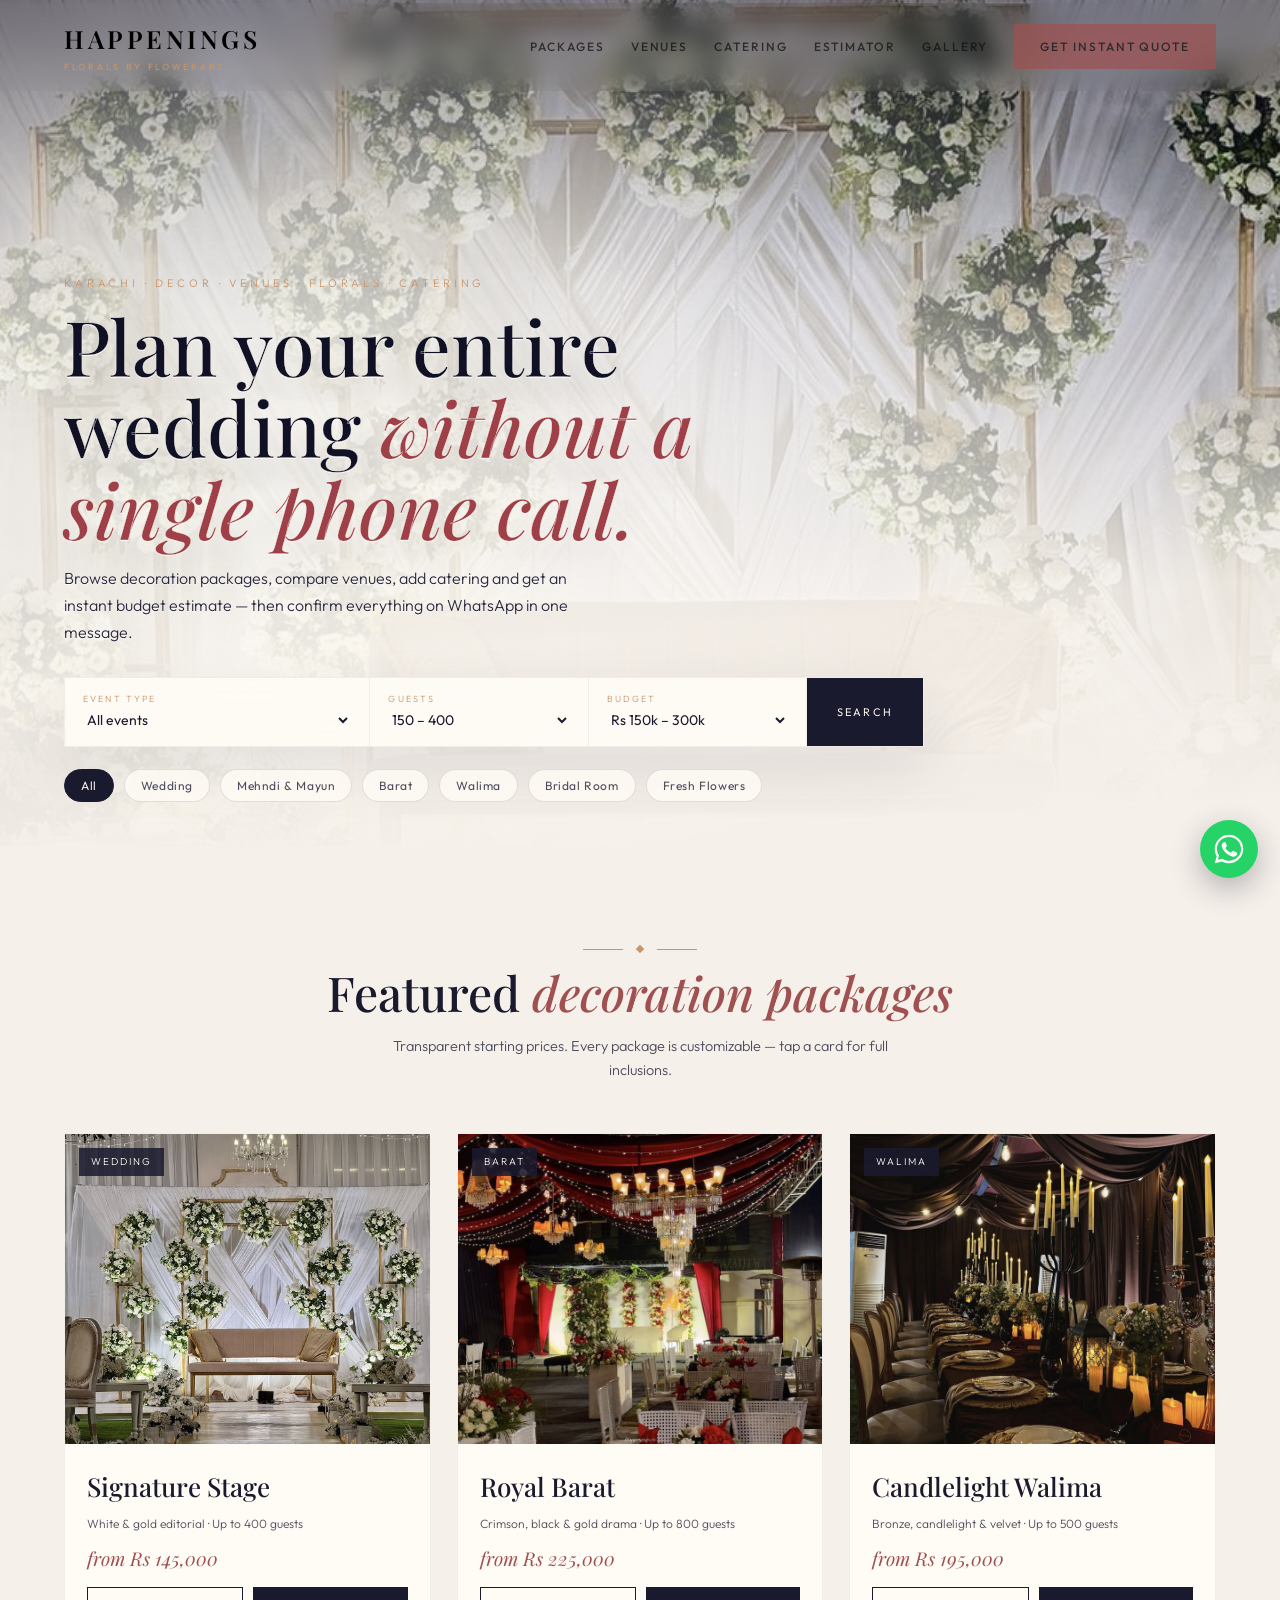
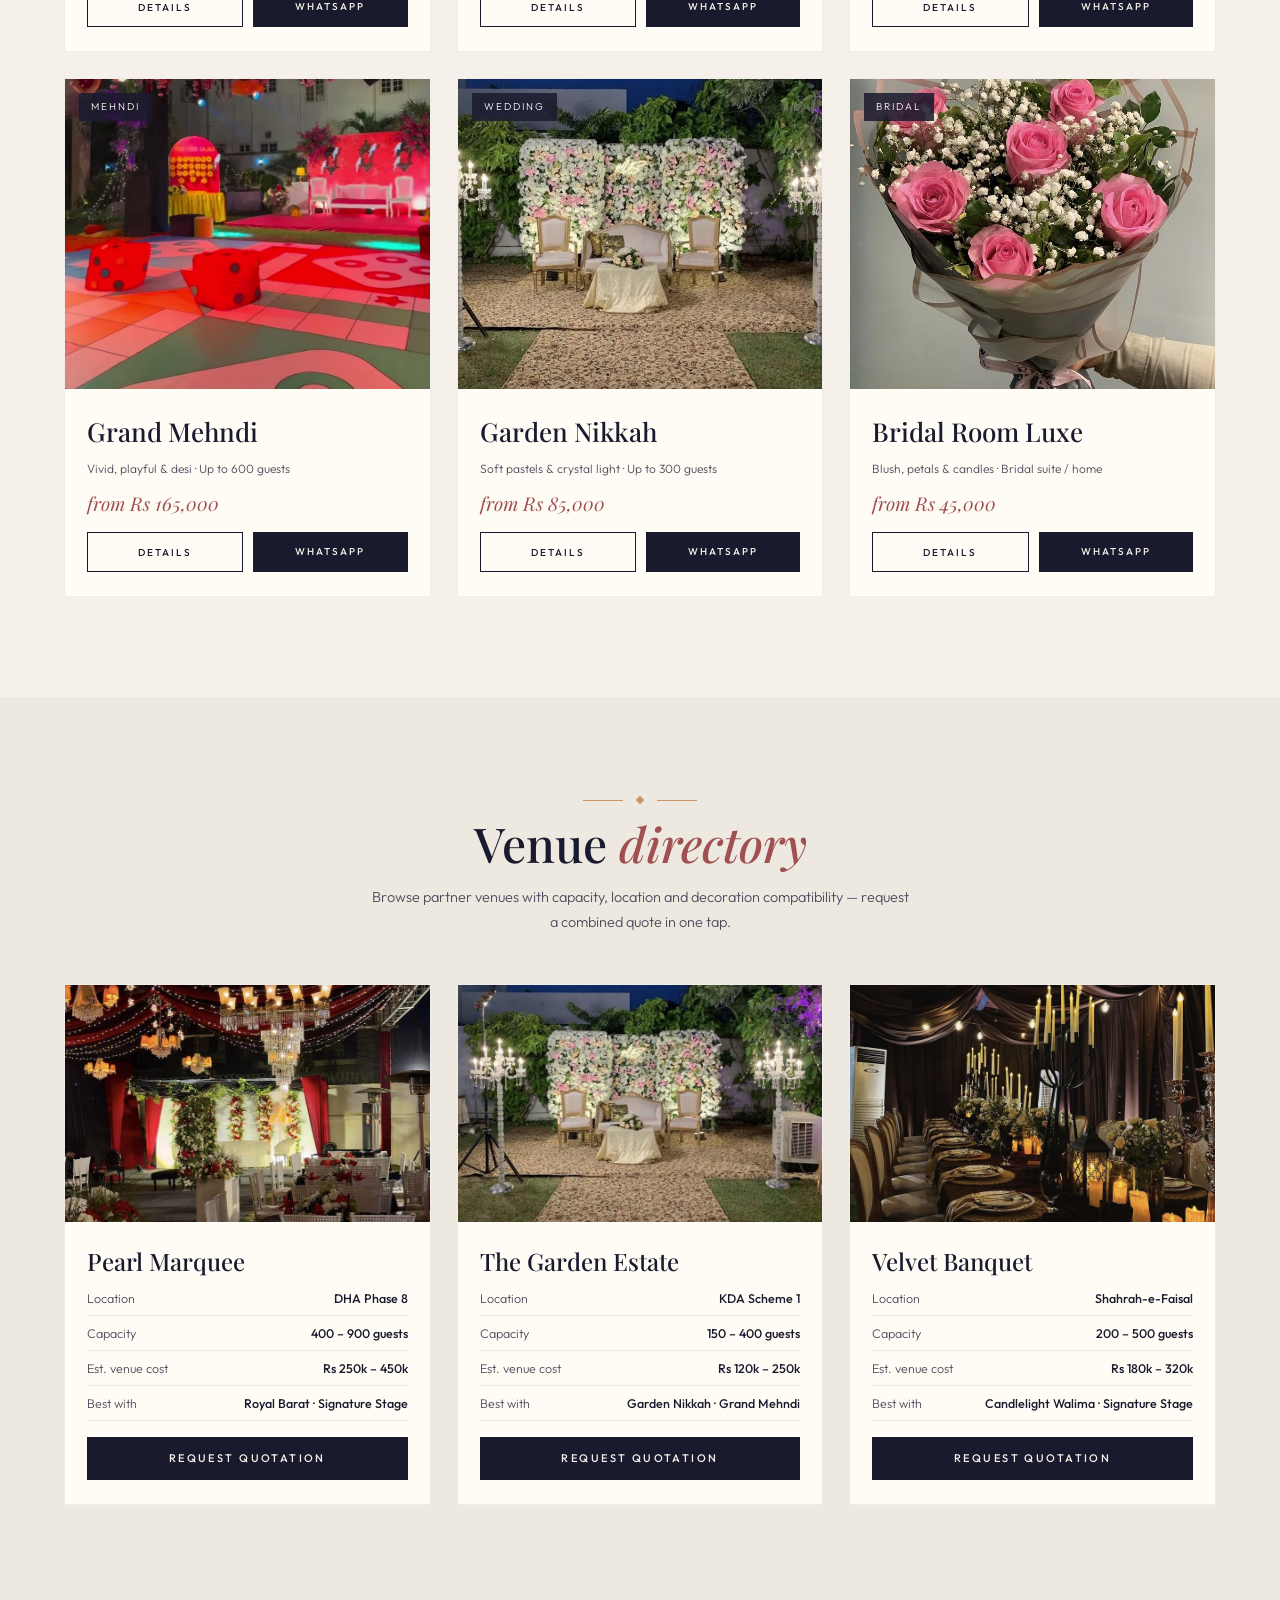
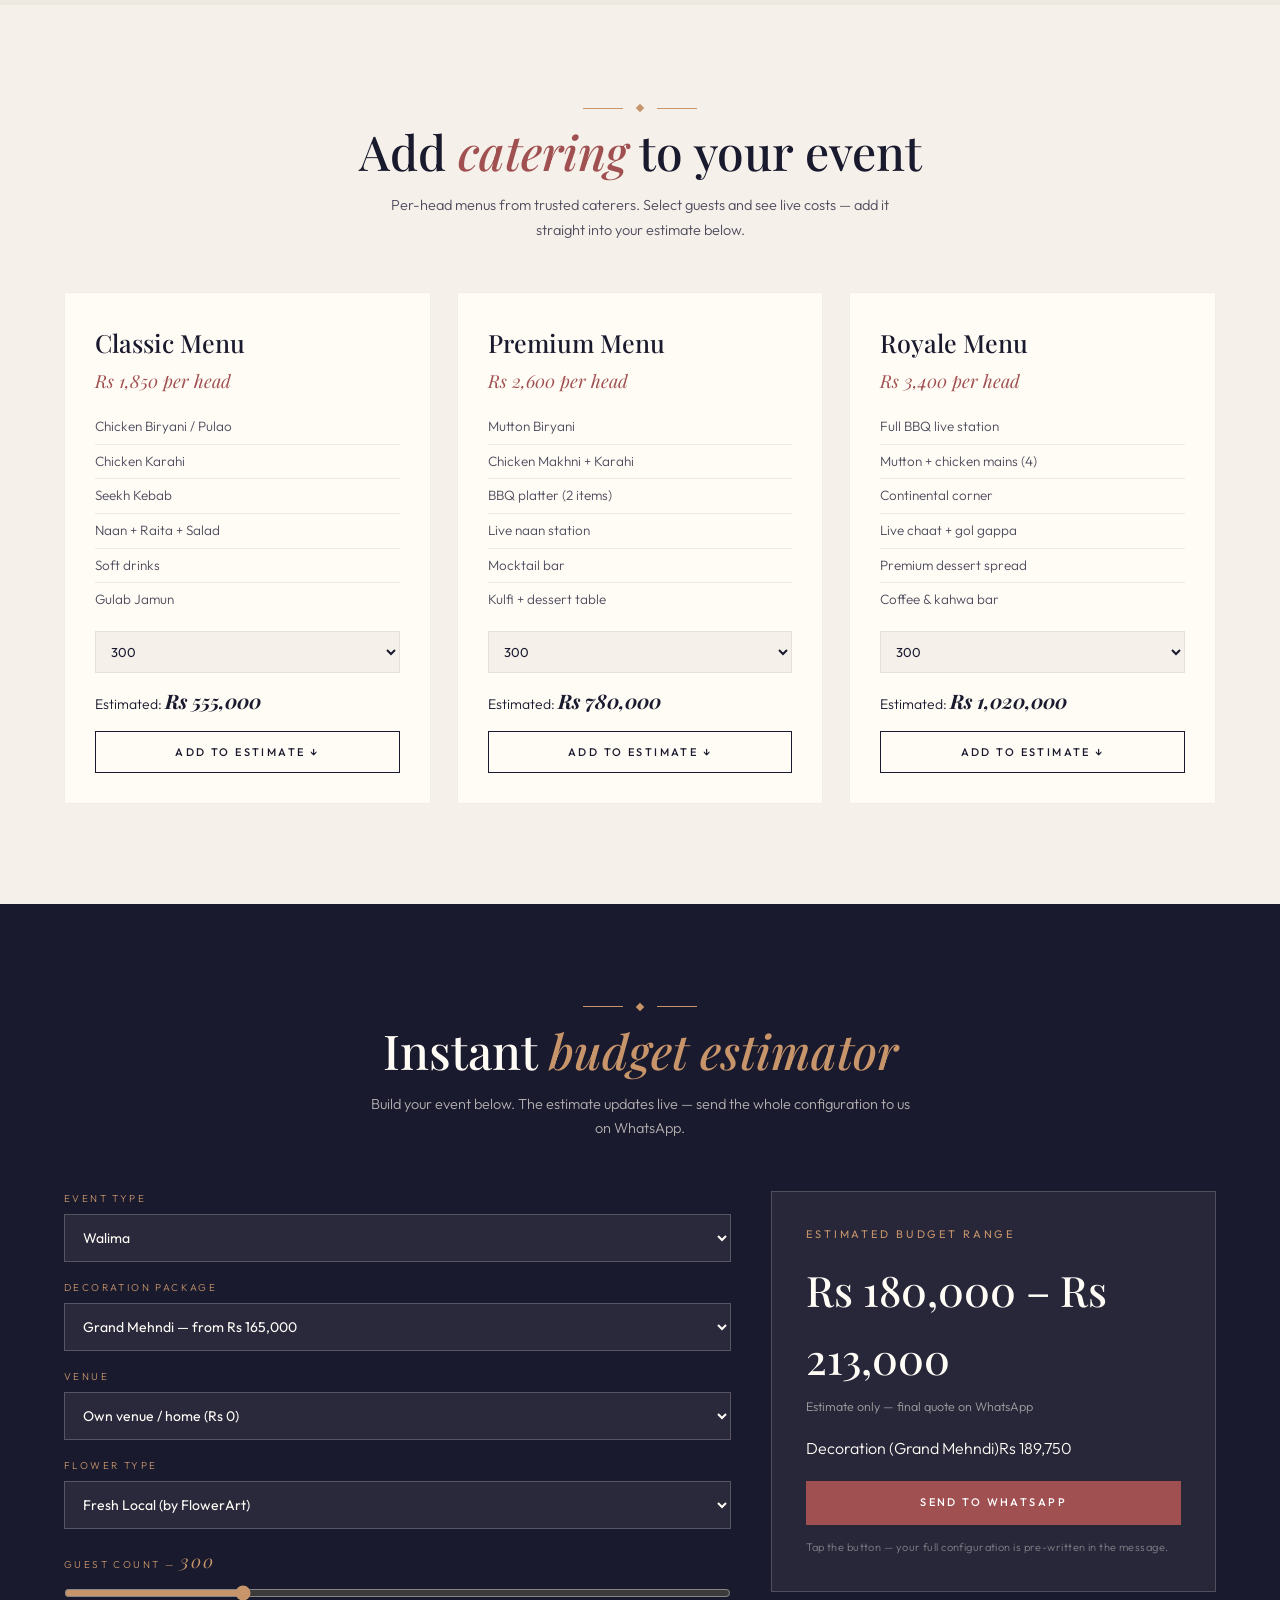
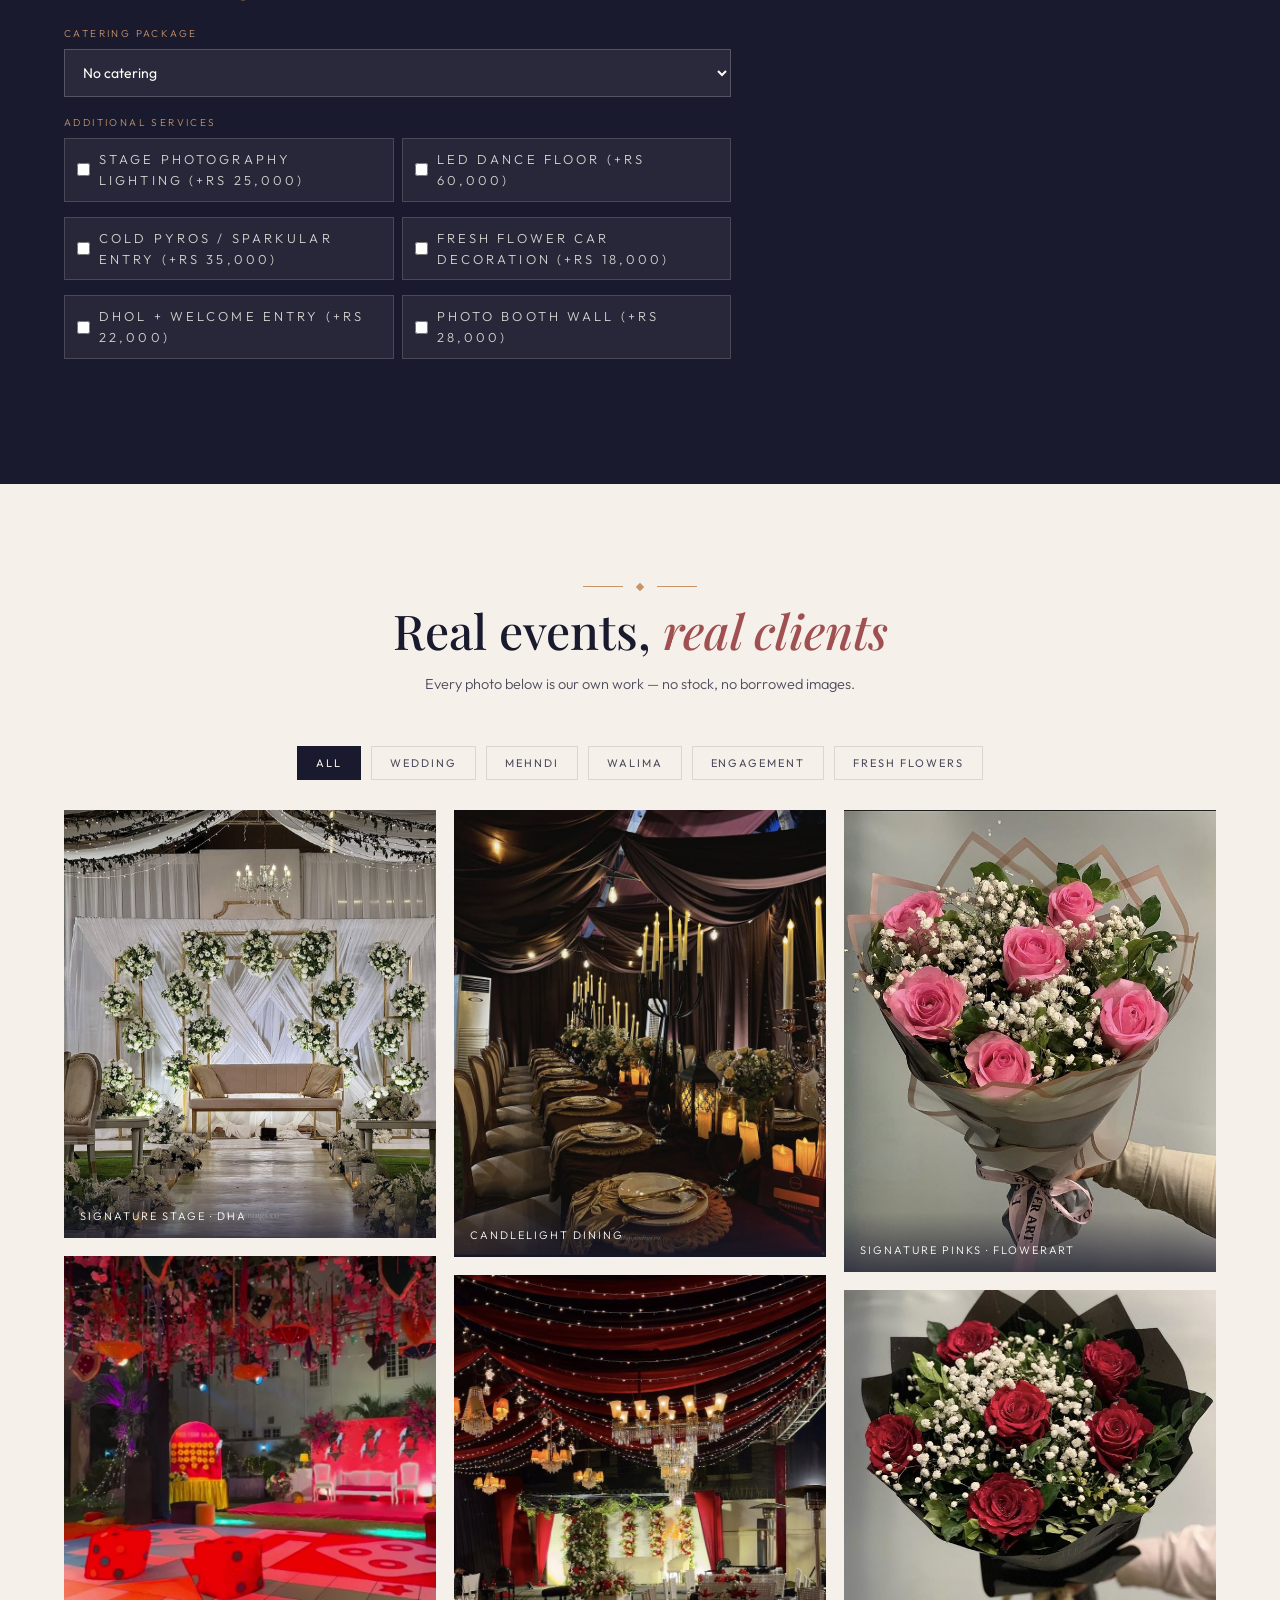
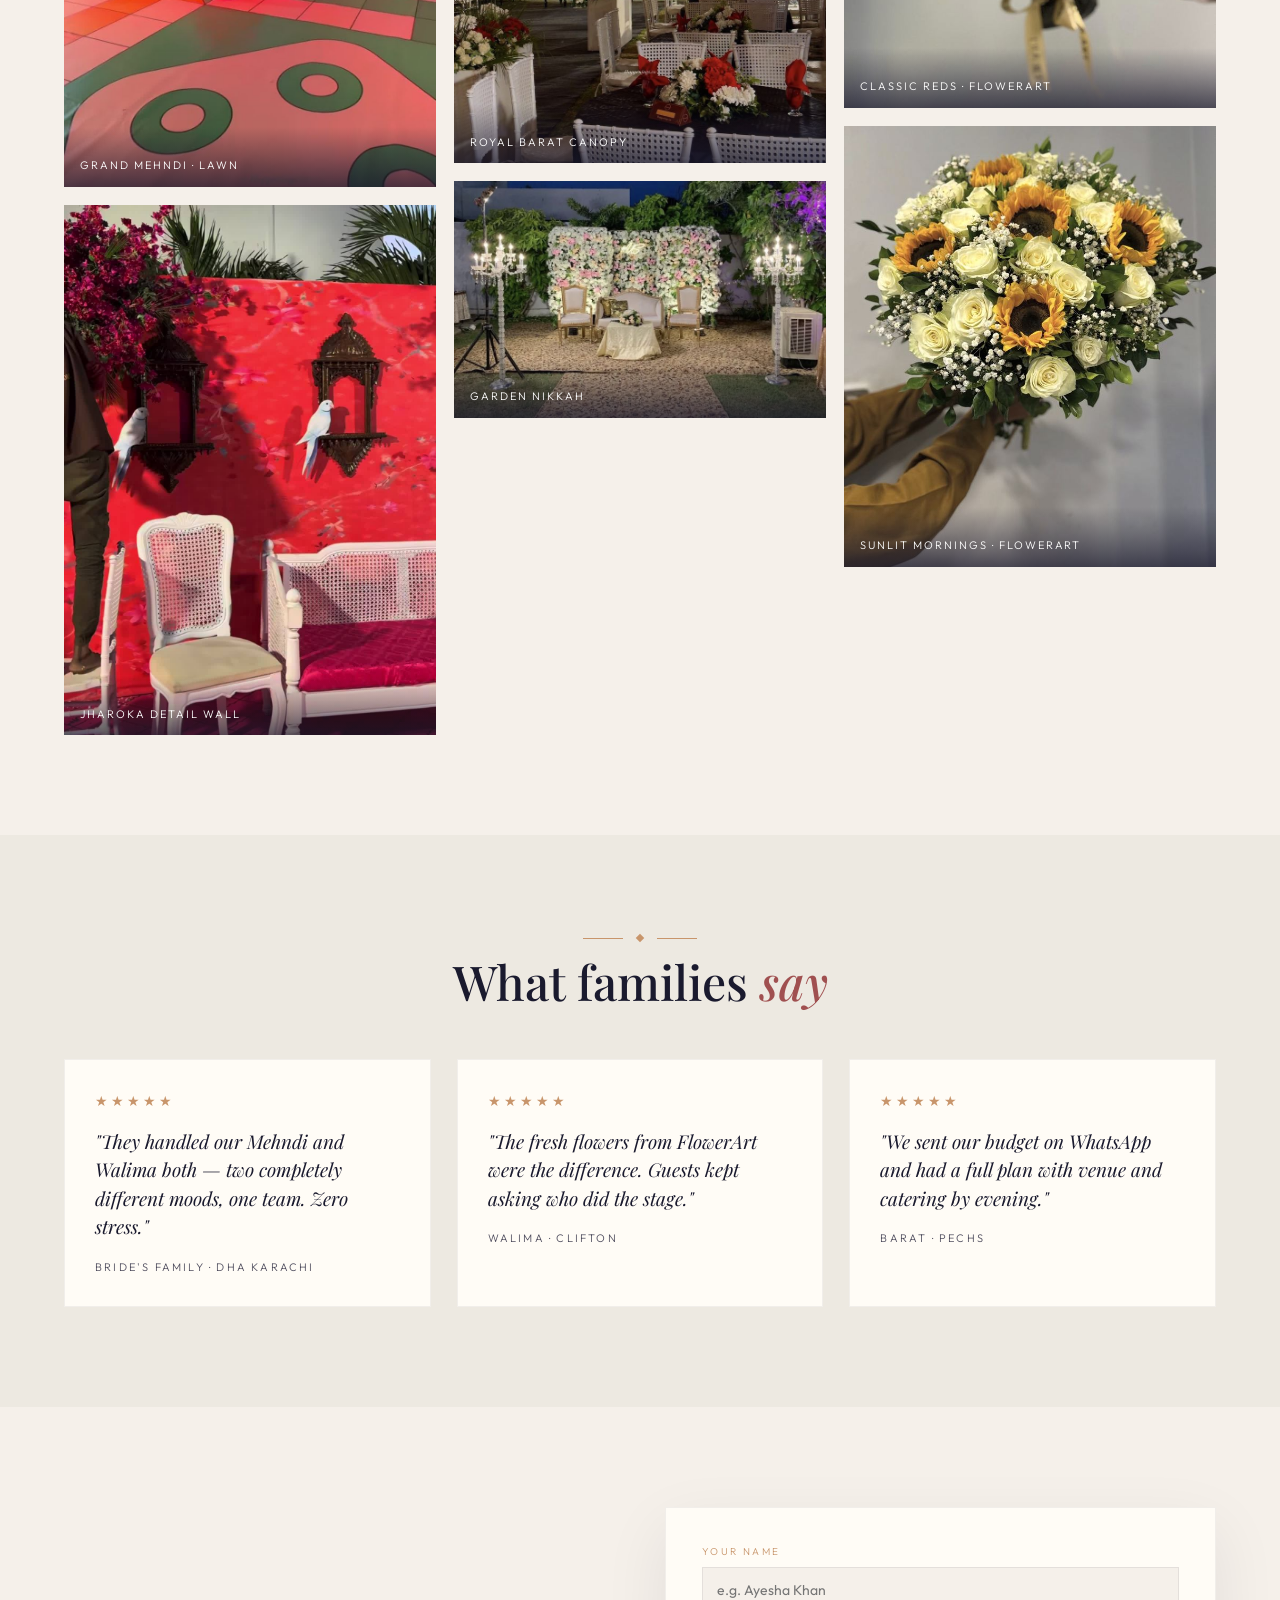
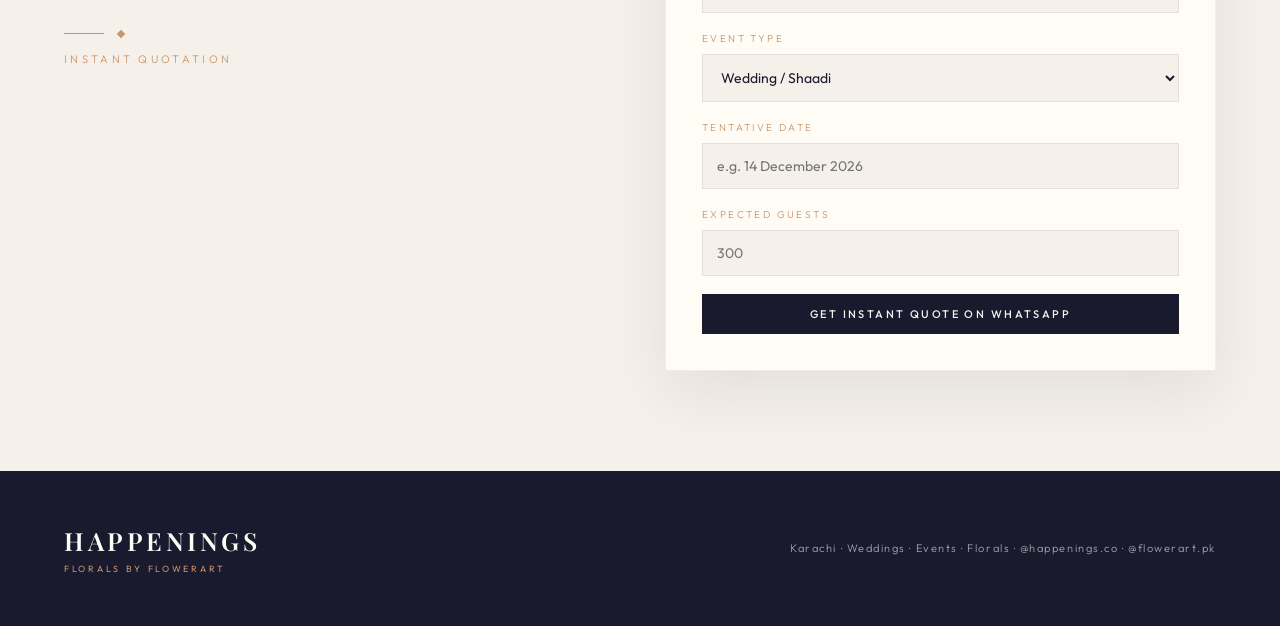
<file: public/index.html>
<!DOCTYPE html>
<html lang="en">
<head>
<meta charset="UTF-8">
<meta name="viewport" content="width=device-width, initial-scale=1.0">
<meta name="description" content="Happenings — Karachi wedding decoration, venues, catering & event planning. Browse packages, get instant estimates on WhatsApp.">
<title>Happenings — Wedding Decor, Venues & Catering · Karachi</title>
<link rel="preconnect" href="https://fonts.googleapis.com">
<link rel="preconnect" href="https://fonts.gstatic.com" crossorigin>
<link href="https://fonts.googleapis.com/css2?family=Playfair+Display:ital,wght@0,400;0,500;0,600;0,700;1,400;1,500&family=Outfit:wght@300;400;500;600&display=swap" rel="stylesheet">
<style>
*{margin:0;padding:0;box-sizing:border-box}
html{scroll-behavior:smooth}
body{background:#F5F0EA;color:#1A1A2E;font-family:'Outfit',sans-serif;font-weight:300;line-height:1.6;overflow-x:hidden}
img{display:block;width:100%;height:100%;object-fit:cover}
::selection{background:#A05050;color:#fff}
a:focus-visible,button:focus-visible,select:focus-visible,input:focus-visible{outline:2px solid #A05050;outline-offset:2px}

/* Progress bar */
#progress{position:fixed;top:0;left:0;height:3px;background:linear-gradient(90deg,#C8956B,#A05050);z-index:999;width:0;pointer-events:none;transition:width .15s linear}

/* NAV */
nav{position:fixed;top:3px;left:0;right:0;z-index:60;display:flex;align-items:center;justify-content:space-between;padding:16px 5vw;background:rgba(245,240,234,0);backdrop-filter:blur(12px);border-bottom:1px solid transparent;transition:.4s}
nav.scrolled{background:rgba(245,240,234,.97);border-color:rgba(26,26,46,.08);box-shadow:0 2px 20px rgba(26,26,46,.06)}
.wm{font-family:'Playfair Display',serif;font-size:25px;letter-spacing:.14em;text-transform:uppercase;font-weight:600;color:#000}
.wm span{display:block;font-size:9px;letter-spacing:.3em;color:#C8956B;font-family:'Outfit';font-weight:400;margin-top:1px}
.nlinks{display:flex;gap:26px;align-items:center}
.nlinks a{color:#0f0c0c;text-decoration:none;font-size:12px;letter-spacing:.16em;text-transform:uppercase;opacity:.7;transition:.3s;font-weight:500}
.nlinks a:hover{opacity:1}
.btn{display:inline-block;border:none;text-decoration:none;font-size:11px;letter-spacing:.22em;text-transform:uppercase;padding:13px 26px;transition:.3s;font-weight:500;cursor:pointer;font-family:'Outfit',sans-serif}
.btn-rose{background:#A05050;color:#fff}
.btn-rose:hover{background:#1A1A2E}
.btn-dark{background:#1A1A2E;color:#F5F0EA}
.btn-dark:hover{background:#A05050}
.btn-line{background:transparent;border:1px solid #1A1A2E;color:#1A1A2E}
.btn-line:hover{background:#1A1A2E;color:#F5F0EA}

/* HERO */
header{min-height:94vh;display:flex;align-items:flex-end;position:relative;overflow:hidden;isolation:isolate}
.hero-bg{position:absolute;inset:-15%;z-index:0;will-change:transform}
.hero-veil{position:absolute;inset:0;z-index:1;background:radial-gradient(ellipse at 22% 48%,rgba(255,252,246,.88) 0%,rgba(255,252,246,.66) 31%,rgba(255,252,246,.2) 58%,rgba(255,252,246,0) 78%),linear-gradient(175deg,rgba(26,26,46,.52) 0%,rgba(26,26,46,.16) 34%,rgba(245,240,234,.9) 72%,#F5F0EA 95%)}
.petal-canvas{position:fixed;inset:0;z-index:55;width:100vw;height:100vh;pointer-events:none;opacity:.72}
.hero-inner{width:100%;padding:160px 5vw 44px;position:relative;z-index:3}
h1{font-family:'Playfair Display',serif;font-weight:500;font-size:clamp(40px,6vw,78px);line-height:1.06;max-width:15ch;color:#111126;-webkit-text-stroke:.45px rgba(255,252,246,.78);text-shadow:0 1px 0 rgba(255,252,246,.92),0 4px 18px rgba(255,252,246,.76),0 16px 42px rgba(26,26,46,.28)}
h1 em{font-style:italic;color:#9F4048;-webkit-text-stroke:.35px rgba(255,252,246,.8);text-shadow:0 1px 0 rgba(255,252,246,.85),0 5px 18px rgba(255,252,246,.75),0 14px 36px rgba(26,26,46,.18)}
.hero-sub{max-width:50ch;margin-top:16px;font-size:16px;color:#29283f;line-height:1.7;text-shadow:0 1px 0 rgba(255,252,246,.8),0 8px 24px rgba(255,252,246,.65)}
@keyframes heroIn{from{opacity:0;transform:translateY(40px)}to{opacity:1;transform:none}}
.hero-anim{opacity:0;animation:heroIn 1s ease forwards}

/* SEARCH */
.search{margin-top:30px;background:rgba(255,252,246,.88);backdrop-filter:blur(14px);border:1px solid rgba(26,26,46,.06);box-shadow:0 22px 60px rgba(26,26,46,.09);display:grid;grid-template-columns:1.4fr 1fr 1fr auto;max-width:860px}
.search > div{padding:14px 18px;border-right:1px solid rgba(26,26,46,.06);display:flex;flex-direction:column;gap:2px}
.search label{font-size:9px;letter-spacing:.24em;text-transform:uppercase;color:#C8956B}
.search select{border:none;background:transparent;font-family:'Outfit';font-size:14px;color:#1A1A2E;padding:2px 0}
.search button{border:none;background:#1A1A2E;color:#F5F0EA;padding:0 30px;font-size:11px;letter-spacing:.2em;text-transform:uppercase;cursor:pointer;transition:.3s;font-family:'Outfit'}
.search button:hover{background:#A05050}

/* CHIPS */
.chips{display:flex;gap:10px;flex-wrap:wrap;margin-top:22px}
.chip{border:1px solid rgba(26,26,46,.12);background:rgba(255,252,246,.8);padding:8px 16px;font-size:12px;letter-spacing:.05em;border-radius:30px;cursor:pointer;transition:.25s;color:#4D4B5C;font-family:'Outfit'}
.chip.on{background:#1A1A2E;color:#F5F0EA;border-color:#1A1A2E}

/* SECTION */
section{padding:100px 5vw}
.diamond{display:flex;align-items:center;justify-content:center;gap:14px;margin-bottom:14px}
.diamond .l{width:40px;height:1px;background:#C8956B}
.diamond .d{width:6px;height:6px;background:#C8956B;transform:rotate(45deg)}
.sec-title{text-align:center;margin-bottom:50px}
h2{font-family:'Playfair Display',serif;font-weight:500;font-size:clamp(30px,4vw,48px);line-height:1.12}
h2 em{font-style:italic;color:#A05050}
.sec-sub{max-width:54ch;margin:14px auto 0;font-size:14.5px;color:#4D4B5C;line-height:1.7}

/* GRID */
.g3{display:grid;grid-template-columns:repeat(3,1fr);gap:26px}

/* PACKAGE CARD */
.pcard{background:#FFFCF6;border:1px solid rgba(26,26,46,.06);display:flex;flex-direction:column;transition:transform .35s,box-shadow .35s}
.pcard:hover{transform:translateY(-6px);box-shadow:0 22px 60px rgba(26,26,46,.12)}
.pcard .ph{aspect-ratio:4/3.4;overflow:hidden;position:relative}
.pcard .ph img{transition:transform .7s}
.pcard:hover .ph img{transform:scale(1.05)}
.ptag{position:absolute;top:14px;left:14px;background:rgba(26,26,46,.85);color:#FFFCF6;font-size:10px;letter-spacing:.2em;text-transform:uppercase;padding:6px 12px}
.pcard .tx{padding:22px 22px 24px;display:flex;flex-direction:column;flex:1}
.pcard h3{font-family:'Playfair Display',serif;font-size:26px;font-weight:500}
.pcard .meta{font-size:12px;color:#4D4B5C;margin:6px 0 10px}
.pcard .price{font-family:'Playfair Display',serif;font-style:italic;font-size:19px;color:#A05050;margin-bottom:14px}
.pcard .btns{margin-top:auto;display:flex;gap:10px}
.pcard .btns>*{flex:1;text-align:center;padding:12px 8px;font-size:10px;letter-spacing:.2em}

/* VENUE */
.alt-bg{background:#EDE9E1}
.vcard{background:#FFFCF6;border:1px solid rgba(26,26,46,.06);transition:transform .35s,box-shadow .35s}
.vcard:hover{transform:translateY(-6px);box-shadow:0 22px 60px rgba(26,26,46,.10)}
.vcard .ph{aspect-ratio:4/2.6;overflow:hidden}
.vcard .ph img{transition:transform .7s}
.vcard:hover .ph img{transform:scale(1.04)}
.vcard .tx{padding:20px 22px 24px}
.vcard h3{font-family:'Playfair Display',serif;font-size:24px;font-weight:500}
.vrow{display:flex;justify-content:space-between;font-size:12.5px;color:#4D4B5C;padding:7px 0;border-bottom:1px solid rgba(26,26,46,.08)}
.vrow b{color:#1A1A2E;font-weight:500}

/* CATERING */
.ccard{background:#FFFCF6;border:1px solid rgba(26,26,46,.06);padding:30px}
.ccard h3{font-family:'Playfair Display',serif;font-size:25px;font-weight:500}
.ccard .per{font-family:'Playfair Display',serif;font-style:italic;font-size:18px;color:#A05050;margin:4px 0 14px}
.ccard li{list-style:none;font-size:13.5px;color:#4D4B5C;padding:6px 0;border-top:1px solid rgba(26,26,46,.08)}
.ccard li:first-child{border-top:none}
.csel{width:100%;padding:11px;border:1px solid rgba(26,26,46,.08);background:#F5F0EA;font-family:'Outfit';font-size:13px;color:#1A1A2E;margin-top:14px}
.ccost{margin-top:12px;font-size:14px}
.ccost b{font-family:'Playfair Display',serif;font-style:italic;font-size:20px;color:#1A1A2E}

/* ESTIMATOR */
.est{background:#1A1A2E;color:#FFFCF6}
.est h2{color:#FFFCF6}
.est h2 em{color:#C8956B}
.est-grid{display:grid;grid-template-columns:1.2fr .8fr;gap:40px;align-items:start}
.efl{margin-bottom:18px}
.efl label{display:block;font-size:10px;letter-spacing:.24em;text-transform:uppercase;color:#C8956B;margin-bottom:7px}
.efl select,.efl input[type=number]{width:100%;padding:13px 14px;background:rgba(245,240,234,.07);border:1px solid rgba(245,240,234,.22);color:#FFFCF6;font-family:'Outfit';font-size:14px}
.efl select option{color:#1A1A2E}
.efl input[type=range]{width:100%;accent-color:#C8956B}
.gval{font-family:'Playfair Display',serif;font-style:italic;font-size:18px;color:#C8956B}
.addg{display:grid;grid-template-columns:1fr 1fr;gap:8px}
.addg label{display:flex;gap:9px;align-items:center;font-size:13px;color:rgba(245,240,234,.85);background:rgba(245,240,234,.06);border:1px solid rgba(245,240,234,.16);padding:10px 12px;cursor:pointer}
.addg input{accent-color:#C8956B}
.est-out{background:rgba(245,240,234,.06);border:1px solid rgba(245,240,234,.2);padding:34px;position:sticky;top:90px}
.est-out h3{font-size:11px;letter-spacing:.26em;text-transform:uppercase;color:#C8956B;font-weight:400}
.est-total{font-family:'Playfair Display',serif;font-weight:500;font-size:clamp(28px,3.4vw,42px);margin:14px 0 4px;color:#FFFCF6}
.est-sub{font-size:12.5px;color:rgba(245,240,234,.6)}
.est-lines div{display:flex;justify-content:space-between;padding:7px 0;border-top:1px solid rgba(245,240,234,.14);color:rgba(245,240,234,.85);font-size:13px}
.est-disc{font-size:11px;color:rgba(245,240,234,.45);margin-top:14px;letter-spacing:.04em}

/* GALLERY */
.gtab{border:1px solid rgba(26,26,46,.12);background:transparent;padding:9px 18px;font-size:11px;letter-spacing:.18em;text-transform:uppercase;color:#4D4B5C;cursor:pointer;transition:.25s;font-family:'Outfit'}
.gtab.on{background:#1A1A2E;color:#F5F0EA;border-color:#1A1A2E}
.masonry{column-count:3;column-gap:18px}
.gitem{break-inside:avoid;margin-bottom:18px;position:relative;overflow:hidden}
.gitem img{transition:transform .6s}
.gitem:hover img{transform:scale(1.04)}
.gitem figcaption{position:absolute;bottom:0;left:0;right:0;padding:30px 16px 12px;font-size:11px;letter-spacing:.18em;text-transform:uppercase;color:#fff;background:linear-gradient(transparent,rgba(26,26,46,.7))}

/* TESTIMONIALS */
.tcard{border:1px solid rgba(26,26,46,.06);background:#FFFCF6;padding:30px}
.tcard .stars{color:#C8956B;letter-spacing:3px;font-size:14px}
.tcard p{font-family:'Playfair Display',serif;font-style:italic;font-size:19px;line-height:1.5;margin:14px 0 18px;color:#1A1A2E}
.tcard .who{font-size:11px;letter-spacing:.2em;text-transform:uppercase;color:#4D4B5C}

/* QUOTE */
.qgrid{display:grid;grid-template-columns:1fr 1fr;gap:50px;align-items:center}
.qform{background:#FFFCF6;border:1px solid rgba(26,26,46,.06);padding:36px;box-shadow:0 22px 60px rgba(26,26,46,.08)}
.qform label{display:block;font-size:10px;letter-spacing:.24em;text-transform:uppercase;color:#C8956B;margin-bottom:7px}
.qform input,.qform select{width:100%;padding:13px 14px;border:1px solid rgba(26,26,46,.08);background:#F5F0EA;font-family:'Outfit';font-size:14px;color:#1A1A2E;margin-bottom:18px}

/* MODAL */
.modal-wrap{position:fixed;inset:0;z-index:80;background:rgba(26,26,46,.5);display:none;align-items:center;justify-content:center;padding:4vw;backdrop-filter:blur(4px)}
.modal-wrap.open{display:flex}
.modal{background:#FFFCF6;max-width:880px;width:100%;max-height:88vh;overflow:auto;display:grid;grid-template-columns:1fr 1.1fr}
.modal .ph{min-height:320px}
.modal h3{font-family:'Playfair Display',serif;font-size:32px;font-weight:500}
.modal .price{font-family:'Playfair Display',serif;font-style:italic;font-size:20px;color:#A05050;margin:6px 0 18px}
.modal h4{font-size:11px;letter-spacing:.24em;text-transform:uppercase;color:#C8956B;margin:18px 0 8px;font-weight:400}
.modal .specs{display:grid;grid-template-columns:1fr 1fr;gap:4px 18px;font-size:13px;color:#4D4B5C}
.modal .specs b{color:#1A1A2E;font-weight:500}
.modal li{list-style:none;font-size:13.5px;color:#4D4B5C;padding:6px 0;border-top:1px solid rgba(26,26,46,.08)}
.modal li:first-child{border-top:none}
.mclose{position:sticky;top:0;float:right;background:#1A1A2E;color:#F5F0EA;border:none;width:38px;height:38px;font-size:16px;cursor:pointer;transition:.3s;z-index:2}
.mclose:hover{background:#A05050}

footer{background:#1A1A2E;color:rgba(245,240,234,.65);padding:50px 5vw;display:flex;justify-content:space-between;flex-wrap:wrap;gap:20px;align-items:center}
footer .wm{color:#FFFCF6}

.wa-fab{position:fixed;right:22px;bottom:22px;z-index:70;background:#25D366;color:#fff;width:58px;height:58px;border-radius:50%;display:flex;align-items:center;justify-content:center;box-shadow:0 10px 30px rgba(26,26,46,.3);text-decoration:none;transition:transform .25s}
.wa-fab:hover{transform:scale(1.1)}
.wa-fab svg{width:30px;height:30px;fill:#fff}

[data-reveal]{opacity:0;transform:translateY(24px);transition:opacity .75s ease,transform .75s ease}
[data-reveal].in{opacity:1;transform:none}
@media(prefers-reduced-motion:reduce){[data-reveal]{opacity:1;transform:none;transition:none}.hero-anim{animation:none;opacity:1}.petal-canvas{display:none}html{scroll-behavior:auto}}
@media(max-width:980px){.nlinks a:not(.btn-rose){display:none}.g3{grid-template-columns:1fr 1fr}.masonry{column-count:2}.search{grid-template-columns:1fr 1fr}.search button{grid-column:1/-1;padding:14px}.est-grid{grid-template-columns:1fr}.est-out{position:static}.qgrid{grid-template-columns:1fr}.modal{grid-template-columns:1fr;max-height:92vh}.modal .ph{min-height:220px}}
@media(max-width:600px){.g3{grid-template-columns:1fr}.masonry{column-count:1}section{padding:80px 6vw}.addg{grid-template-columns:1fr}.hero-veil{background:radial-gradient(ellipse at 42% 32%,rgba(255,252,246,.84) 0%,rgba(255,252,246,.54) 38%,rgba(255,252,246,.12) 68%,rgba(255,252,246,0) 88%),linear-gradient(180deg,rgba(26,26,46,.52) 0%,rgba(245,240,234,.72) 58%,#F5F0EA 95%)}}
</style>
</head>
<body>
<div id="progress"></div>
<canvas class="petal-canvas" id="petal-canvas" aria-hidden="true"></canvas>
<nav id="nav">
  <div class="wm">Happenings<span>florals by FlowerArt</span></div>
  <div class="nlinks">
    <a href="#packages">Packages</a><a href="#venues">Venues</a><a href="#catering">Catering</a><a href="#estimator">Estimator</a><a href="#gallery">Gallery</a>
    <a class="btn btn-rose" href="#quote">Get Instant Quote</a>
  </div>
</nav>

<header>
  <div class="hero-bg" id="hero-bg"><img id="hero-img" alt="Luxury wedding stage by Happenings"></div>
  <div class="hero-veil"></div>
  <div class="hero-inner">
    <p class="hero-anim" style="font-size:11px;letter-spacing:.35em;text-transform:uppercase;color:#C8956B;animation-delay:.2s">Karachi · Decor · Venues · Florals · Catering</p>
    <h1 class="hero-anim" style="margin-top:12px;animation-delay:.45s">Plan your entire wedding <em>without a single phone call.</em></h1>
    <p class="hero-sub hero-anim" style="animation-delay:.65s">Browse decoration packages, compare venues, add catering and get an instant budget estimate — then confirm everything on WhatsApp in one message.</p>
    <div class="search hero-anim" style="animation-delay:.85s">
      <div><label>Event Type</label><select id="s-type"><option value="">All events</option><option>Wedding / Shaadi</option><option>Mehndi &amp; Mayun</option><option>Barat</option><option>Walima</option><option>Nikkah &amp; Engagement</option><option>Bridal Room</option><option>Birthday</option><option>Corporate</option></select></div>
      <div><label>Guests</label><select><option>Up to 150</option><option selected>150 – 400</option><option>400 – 800</option><option>800+</option></select></div>
      <div><label>Budget</label><select><option>Under Rs 150k</option><option selected>Rs 150k – 300k</option><option>Rs 300k+</option></select></div>
      <button onclick="document.getElementById('packages').scrollIntoView({behavior:'smooth'})">Search</button>
    </div>
    <div class="chips hero-anim" style="animation-delay:1s" id="chips"></div>
  </div>
</header>

<section id="packages">
  <div class="diamond" data-reveal><div class="l"></div><div class="d"></div><div class="l"></div></div>
  <div class="sec-title" data-reveal><h2>Featured <em>decoration packages</em></h2><p class="sec-sub">Transparent starting prices. Every package is customizable — tap a card for full inclusions.</p></div>
  <div class="g3" id="pkg-grid"></div>
</section>

<section class="alt-bg" id="venues">
  <div class="diamond" data-reveal><div class="l"></div><div class="d"></div><div class="l"></div></div>
  <div class="sec-title" data-reveal><h2>Venue <em>directory</em></h2><p class="sec-sub">Browse partner venues with capacity, location and decoration compatibility — request a combined quote in one tap.</p></div>
  <div class="g3" id="venue-grid"></div>
</section>

<section id="catering">
  <div class="diamond" data-reveal><div class="l"></div><div class="d"></div><div class="l"></div></div>
  <div class="sec-title" data-reveal><h2>Add <em>catering</em> to your event</h2><p class="sec-sub">Per-head menus from trusted caterers. Select guests and see live costs — add it straight into your estimate below.</p></div>
  <div class="g3" id="cat-grid"></div>
</section>

<section class="est" id="estimator">
  <div class="diamond" data-reveal><div class="l"></div><div class="d"></div><div class="l"></div></div>
  <div class="sec-title" data-reveal><h2>Instant <em>budget estimator</em></h2><p class="sec-sub" style="color:rgba(245,240,234,.7)">Build your event below. The estimate updates live — send the whole configuration to us on WhatsApp.</p></div>
  <div class="est-grid">
    <div>
      <div class="efl"><label>Event Type</label><select id="e-type" onchange="calc()"><option>Wedding / Shaadi</option><option>Mehndi &amp; Mayun</option><option>Barat</option><option selected>Walima</option><option>Nikkah &amp; Engagement</option><option>Bridal Room Decoration</option><option>Birthday</option><option>Corporate Event</option></select></div>
      <div class="efl"><label>Decoration Package</label><select id="e-pkg" onchange="calc()"></select></div>
      <div class="efl"><label>Venue</label><select id="e-venue" onchange="calc()"></select></div>
      <div class="efl"><label>Flower Type</label><select id="e-flower" onchange="calc()"><option value="1">Premium Silk / Artificial</option><option value="1.15" selected>Fresh Local (by FlowerArt)</option><option value="1.4">Fresh Imported (by FlowerArt)</option></select></div>
      <div class="efl"><label>Guest Count — <span class="gval" id="e-gval">300</span></label><input type="range" id="e-guests" min="50" max="1000" step="25" value="300" oninput="calc()"></div>
      <div class="efl"><label>Catering Package</label><select id="e-cat" onchange="calc()"></select></div>
      <div class="efl"><label>Additional Services</label><div class="addg" id="e-addons"></div></div>
    </div>
    <div class="est-out" data-reveal>
      <h3>Estimated Budget Range</h3>
      <div class="est-total" id="est-total">Rs 0 – 0</div>
      <div class="est-sub">Estimate only — final quote on WhatsApp</div>
      <div id="est-lines" style="margin:20px 0"></div>
      <a class="btn btn-rose" id="est-wa" href="#" target="_blank" rel="noopener" style="display:block;width:100%;text-align:center">Send to WhatsApp</a>
      <p class="est-disc">Tap the button — your full configuration is pre-written in the message.</p>
    </div>
  </div>
</section>

<section id="gallery">
  <div class="diamond" data-reveal><div class="l"></div><div class="d"></div><div class="l"></div></div>
  <div class="sec-title" data-reveal><h2>Real events, <em>real clients</em></h2><p class="sec-sub">Every photo below is our own work — no stock, no borrowed images.</p></div>
  <div style="display:flex;gap:10px;flex-wrap:wrap;justify-content:center;margin-bottom:30px" id="gtabs"></div>
  <div class="masonry" id="gal"></div>
</section>

<section class="alt-bg">
  <div class="diamond" data-reveal><div class="l"></div><div class="d"></div><div class="l"></div></div>
  <div class="sec-title" data-reveal><h2>What families <em>say</em></h2></div>
  <div class="g3">
    <div class="tcard" data-reveal><div class="stars">★★★★★</div><p>"They handled our Mehndi and Walima both — two completely different moods, one team. Zero stress."</p><div class="who">Bride's Family · DHA Karachi</div></div>
    <div class="tcard" data-reveal><div class="stars">★★★★★</div><p>"The fresh flowers from FlowerArt were the difference. Guests kept asking who did the stage."</p><div class="who">Walima · Clifton</div></div>
    <div class="tcard" data-reveal><div class="stars">★★★★★</div><p>"We sent our budget on WhatsApp and had a full plan with venue and catering by evening."</p><div class="who">Barat · PECHS</div></div>
  </div>
</section>

<section id="quote">
  <div class="qgrid">
    <div>
      <div class="diamond" data-reveal style="justify-content:flex-start"><div class="l"></div><div class="d"></div></div>
      <p data-reveal style="font-size:11px;letter-spacing:.3em;text-transform:uppercase;color:#C8956B">Instant Quotation</p>
      <h2 data-reveal style="margin-top:8px">Your quote, <em>before you finish your chai.</em></h2>
      <p data-reveal class="sec-sub" style="margin-top:14px;max-width:46ch">Fill the form — it opens WhatsApp with everything pre-written. We reply with availability, ideas and a clear price during business hours.</p>
    </div>
    <div class="qform" data-reveal>
      <label>Your Name</label><input id="q-name" type="text" placeholder="e.g. Ayesha Khan">
      <label>Event Type</label><select id="q-type"><option>Wedding / Shaadi</option><option>Mehndi &amp; Mayun</option><option>Barat</option><option>Walima</option><option>Nikkah &amp; Engagement</option><option>Bridal Room</option><option>Birthday</option><option>Corporate</option></select>
      <label>Tentative Date</label><input id="q-date" type="text" placeholder="e.g. 14 December 2026">
      <label>Expected Guests</label><input id="q-guests" type="number" placeholder="300" min="20">
      <button class="btn btn-dark" style="width:100%" onclick="quickQuote()">Get Instant Quote on WhatsApp</button>
    </div>
  </div>
</section>

<footer>
  <div class="wm">Happenings<span>florals by FlowerArt</span></div>
  <p style="font-size:11px;letter-spacing:.14em">Karachi · Weddings · Events · Florals · @happenings.co · @flowerart.pk</p>
</footer>

<a class="wa-fab" href="https://wa.me/923302894915?text=Salam!%20I%27d%20like%20to%20plan%20an%20event%20with%20Happenings." target="_blank" rel="noopener" aria-label="Chat on WhatsApp">
  <svg viewBox="0 0 32 32"><path d="M16 .8C7.6.8.8 7.6.8 16c0 2.7.7 5.3 2 7.6L.8 31.2l7.8-2c2.2 1.2 4.7 1.9 7.4 1.9 8.4 0 15.2-6.8 15.2-15.2S24.4.8 16 .8zm0 27.7c-2.4 0-4.7-.7-6.7-1.9l-.5-.3-4.6 1.2 1.2-4.5-.3-.5c-1.3-2-2-4.4-2-6.8C3.1 8.9 8.9 3.1 16 3.1S28.9 8.9 28.9 16 23.1 28.5 16 28.5zm7.1-9.3c-.4-.2-2.3-1.1-2.6-1.3-.4-.1-.6-.2-.9.2-.3.4-1 1.3-1.2 1.5-.2.3-.4.3-.8.1-.4-.2-1.6-.6-3.1-1.9-1.1-1-1.9-2.2-2.1-2.6-.2-.4 0-.6.2-.8.2-.2.4-.4.6-.7.2-.2.3-.4.4-.7.1-.3.1-.5 0-.7-.1-.2-.9-2.1-1.2-2.9-.3-.8-.6-.7-.9-.7h-.8c-.3 0-.7.1-1.1.5-.4.4-1.4 1.4-1.4 3.4s1.5 3.9 1.7 4.2c.2.3 2.9 4.4 7 6.2 1 .4 1.7.7 2.3.9 1 .3 1.9.3 2.6.2.8-.1 2.3-1 2.7-1.9.3-.9.3-1.7.2-1.9-.1-.2-.3-.3-.7-.5z"/></svg>
</a>

<div class="modal-wrap" id="modal-wrap" onclick="if(event.target===this)closeModal()">
  <div class="modal"><div class="ph"><img id="m-img" alt=""></div><div style="padding:34px"><button class="mclose" onclick="closeModal()">✕</button><h3 id="m-name"></h3><div class="price" id="m-price"></div><div class="specs" id="m-specs"></div><h4>Inclusions</h4><ul id="m-inc"></ul><h4>Custom Add-ons</h4><ul id="m-add"></ul><a class="btn btn-rose" id="m-wa" href="#" target="_blank" rel="noopener" style="display:block;width:100%;text-align:center;margin-top:22px">Inquire on WhatsApp</a></div></div>
</div>

<script>
const WA='923302894915', fmt=n=>'Rs '+n.toLocaleString('en-PK');
const PKGS=[
{id:'signature',cat:'wedding',name:'Signature Stage',img:'hero',price:145000,sty:'White & gold editorial',cap:'Up to 400 guests',venues:'Banquet · Marquee · Lawn',flowers:'Fresh white florals + greens',inc:['Full stage with floral spheres','Draped backdrop + gold frames','Aisle styling with candles','Couple seating + cushions','Entrance arrangement','On-ground team'],add:['Chandelier cluster — Rs 30,000','Extended aisle florals — Rs 22,000','Cold pyros entry — Rs 35,000']},
{id:'barat',cat:'barat',name:'Royal Barat',img:'baraat',price:225000,sty:'Crimson, black & gold drama',cap:'Up to 800 guests',venues:'Marquee · Open ground',flowers:'Fresh red & white roses',inc:['Red canopy ceiling with fairy lights','Multiple chandelier clusters','Floral pillar stage','Guest table centerpieces','Couple stage + sofa set','Full lighting design'],add:['LED dance floor — Rs 60,000','Dhol & welcome entry — Rs 22,000','Fireworks finale — Rs 45,000']},
{id:'walima',cat:'walima',name:'Candlelight Walima',img:'valima',price:195000,sty:'Bronze, candlelight & velvet',cap:'Up to 500 guests',venues:'Banquet · Rooftop · Lawn',flowers:'Fresh ivory roses + baby breath',inc:['Long-table royal dining setup','Candelabras + lanterns throughout','Draped ceiling treatment','Gold cutlery + charger plates','Fresh floral runners','Ambient lighting'],add:['Live qawwali corner setup — Rs 40,000','Photo booth wall — Rs 28,000','Imported candle upgrade — Rs 18,000']},
{id:'mehndi',cat:'mehndi',name:'Grand Mehndi',img:'mehndi',price:165000,sty:'Vivid, playful & desi',cap:'Up to 600 guests',venues:'Lawn · Marquee',flowers:'Genda phool + mixed brights',inc:['Ludo-print dance floor','Hanging floral ceiling + umbrellas','Gajra station for guests','Stage with traditional jharokas','Bean seating + props','Dhol-ready sound layout'],add:['Mehndi artist corner — Rs 15,000','Chaat & gola ganda carts — Rs 35,000','Extra rain cover — Rs 20,000']},
{id:'nikkah',cat:'wedding',name:'Garden Nikkah',img:'nikkah',price:85000,sty:'Soft pastels & crystal light',cap:'Up to 300 guests',venues:'Home lawn · Garden · Indoor',flowers:'Fresh blush + white mix',inc:['Triple floral wall backdrop','Neon couple sign','Crystal candelabra pair','Vintage couple seating','Carpet aisle styling','Setup + takedown'],add:['Live string duo — Rs 25,000','Guest favors table — Rs 12,000','Extended seating decor — Rs 18,000']},
{id:'bridal',cat:'bridal flowers',name:'Bridal Room Luxe',img:'pink',price:45000,sty:'Blush, petals & candles',cap:'Bridal suite / home',venues:'Home · Hotel suite',flowers:'Fresh rose petals + bouquets',inc:['Full bed floral styling','Petal artwork + candles','Fresh bouquet arrangements','Fairy light canopy','Fragrance styling','Same-day setup'],add:['His & hers bouquets — Rs 8,000','Polaroid corner — Rs 9,000','Champagne-style sparkler tray — Rs 6,000']},
];
const VENUES=[
{name:'Pearl Marquee',area:'DHA Phase 8',cap:'400 – 900 guests',price:'Rs 250k – 450k',img:'baraat',pkgs:'Royal Barat · Signature Stage'},
{name:'The Garden Estate',area:'KDA Scheme 1',cap:'150 – 400 guests',price:'Rs 120k – 250k',img:'nikkah',pkgs:'Garden Nikkah · Grand Mehndi'},
{name:'Velvet Banquet',area:'Shahrah-e-Faisal',cap:'200 – 500 guests',price:'Rs 180k – 320k',img:'valima',pkgs:'Candlelight Walima · Signature Stage'},
];
const CATS=[
{name:'Classic Menu',per:1850,items:['Chicken Biryani / Pulao','Chicken Karahi','Seekh Kebab','Naan + Raita + Salad','Soft drinks','Gulab Jamun']},
{name:'Premium Menu',per:2600,items:['Mutton Biryani','Chicken Makhni + Karahi','BBQ platter (2 items)','Live naan station','Mocktail bar','Kulfi + dessert table']},
{name:'Royale Menu',per:3400,items:['Full BBQ live station','Mutton + chicken mains (4)','Continental corner','Live chaat + gol gappa','Premium dessert spread','Coffee & kahwa bar']},
];
const ADDONS=[{name:'Stage photography lighting',price:25000},{name:'LED dance floor',price:60000},{name:'Cold pyros / sparkular entry',price:35000},{name:'Fresh flower car decoration',price:18000},{name:'Dhol + welcome entry',price:22000},{name:'Photo booth wall',price:28000}];
const VEST=[350000,185000,250000];
const GAL=[{img:'hero',cat:'Wedding',cap:'Signature stage · DHA'},{img:'mehndi',cat:'Mehndi',cap:'Grand Mehndi · Lawn'},{img:'cta',cat:'Mehndi',cap:'Jharoka detail wall'},{img:'valima',cat:'Walima',cap:'Candlelight dining'},{img:'baraat',cat:'Wedding',cap:'Royal Barat canopy'},{img:'nikkah',cat:'Engagement',cap:'Garden Nikkah'},{img:'pink',cat:'Fresh Flowers',cap:'Signature pinks · FlowerArt'},{img:'red',cat:'Fresh Flowers',cap:'Classic reds · FlowerArt'},{img:'sun',cat:'Fresh Flowers',cap:'Sunlit mornings · FlowerArt'}];

// IMAGE STORE
const IMG={hero:'images/hero.jpg',baraat:'images/baraat.jpg',valima:'images/valima.jpg',mehndi:'images/mehndi.jpg',nikkah:'images/nikkah.jpg',pink:'images/pink.jpg',red:'images/red.jpg',sun:'images/sun.jpg',cta:'images/cta.jpg'};

let curFilter='all',catGuests=[300,300,300],galTab='All';

function I(k){return IMG[k]}

// HERO
document.getElementById('hero-img').src=I('hero');

// INTERACTIVE PAGE PETALS
function initPagePetals(){
  const canvas=document.getElementById('petal-canvas');
  if(!canvas||matchMedia('(prefers-reduced-motion: reduce)').matches)return;
  const ctx=canvas.getContext('2d'),petals=[];
  const palettes=[
    ['#8f2633','#b94d58','#d9868c'],
    ['#a94755','#d1777c','#f2b7b2'],
    ['#c8956b','#e0b083','#f5d4b4'],
    ['#f0c9cc','#f7dfe0','#c76c78']
  ];
  let w=0,h=0,dpr=1,raf=0,last=0,wind=Math.random()*Math.PI*2;
  function resize(){
    dpr=Math.min(window.devicePixelRatio||1,2);
    w=innerWidth;h=innerHeight;
    canvas.width=Math.round(w*dpr);canvas.height=Math.round(h*dpr);
    canvas.style.width=w+'px';canvas.style.height=h+'px';
    ctx.setTransform(dpr,0,0,dpr,0,0);
  }
  function rand(min,max){return min+Math.random()*(max-min)}
  function addPetal(x,y,energy){
    if(petals.length>90)petals.shift();
    const palette=palettes[Math.floor(Math.random()*palettes.length)];
    const angle=rand(0,Math.PI*2),radius=Math.pow(Math.random(),.55)*energy.spread;
    petals.push({
      x:x+Math.cos(angle)*radius,
      y:y+Math.sin(angle)*radius,
      vx:rand(-.55,.55)+energy.vx,
      vy:rand(.08,.72)+energy.vy,
      drift:rand(.012,.035),
      sway:rand(.24,.68),
      gravity:rand(.009,.022),
      drag:rand(.982,.993),
      rot:rand(0,Math.PI*2),
      spin:rand(-.036,.036),
      size:rand(8,18)*energy.scale,
      squash:rand(.46,.74),
      life:rand(95,155),
      age:0,
      shade:palette[Math.floor(Math.random()*palette.length)],
      type:Math.random()<.68?'rose':'soft'
    });
  }
  function bloom(e,count,spread){
    const x=e.clientX,y=e.clientY;
    if(x<0||x>w||y<0||y>h)return;
    for(let i=0;i<count;i++){
      addPetal(x,y,{
        spread,
        scale:rand(.75,1.18),
        vx:rand(-.18,.18),
        vy:rand(-.28,.22)
      });
    }
    if(!raf)raf=requestAnimationFrame(draw);
  }
  function trail(e){
    const now=performance.now();
    if(now-last<(e.pointerType==='touch'?70:52))return;
    last=now;
    bloom(e,e.pointerType==='touch'?2:1,34);
  }
  function drawRosePetal(p){
    const s=p.size;
    ctx.beginPath();
    ctx.moveTo(0,-s);
    ctx.bezierCurveTo(s*.62,-s*.82,s*.78,-s*.06,s*.24,s*.72);
    ctx.bezierCurveTo(s*.08,s*.98,-s*.08,s*.98,-s*.24,s*.72);
    ctx.bezierCurveTo(-s*.78,-s*.06,-s*.62,-s*.82,0,-s);
    ctx.closePath();
  }
  function drawSoftPetal(p){
    const s=p.size;
    ctx.beginPath();
    ctx.ellipse(0,0,s*.38,s,p.squash,0,Math.PI*2);
  }
  function drawPetal(p){
    const fadeIn=Math.min(1,p.age/18),fadeOut=Math.max(0,1-p.age/p.life);
    const alpha=.46*fadeIn*fadeOut;
    ctx.save();
    ctx.translate(p.x,p.y);
    ctx.rotate(p.rot+Math.sin(p.age*p.drift)*.75);
    ctx.scale(1,Math.max(.35,Math.cos(p.age*p.drift)*.28+.72));
    ctx.globalAlpha=alpha;
    ctx.fillStyle=p.shade;
    p.type==='rose'?drawRosePetal(p):drawSoftPetal(p);
    ctx.fill();
    ctx.globalAlpha=alpha*.42;
    ctx.strokeStyle='rgba(255,245,238,.8)';
    ctx.lineWidth=.65;
    ctx.beginPath();
    ctx.moveTo(0,-p.size*.64);
    ctx.quadraticCurveTo(p.size*.14,0,0,p.size*.62);
    ctx.stroke();
    ctx.restore();
  }
  function draw(){
    ctx.clearRect(0,0,w,h);
    wind+=.0035;
    for(let i=petals.length-1;i>=0;i--){
      const p=petals[i];
      p.age++;
      p.vx=p.vx*p.drag+Math.sin(wind+p.age*.018)*.006;
      p.vy=p.vy*p.drag+p.gravity;
      p.x+=p.vx+Math.sin(p.age*p.drift)*p.sway;
      p.y+=p.vy;
      p.rot+=p.spin+Math.sin(p.age*.03)*.002;
      drawPetal(p);
      if(p.age>p.life||p.y>h+42||p.x<-60||p.x>w+60)petals.splice(i,1);
    }
    raf=petals.length?requestAnimationFrame(draw):0;
  }
  resize();
  addEventListener('resize',resize,{passive:true});
  addEventListener('pointermove',trail,{passive:true});
  addEventListener('pointerdown',e=>bloom(e,e.pointerType==='touch'?5:4,44),{passive:true});
}

// PARALLAX + NAV + PROGRESS
window.addEventListener('scroll',()=>{
  const y=window.scrollY;
  const bg=document.getElementById('hero-bg');
  if(bg)bg.style.transform='translateY('+(y*.18)+'px)';
  document.getElementById('nav').classList.toggle('scrolled',y>50);
  const max=document.documentElement.scrollHeight-window.innerHeight;
  document.getElementById('progress').style.width=max>0?((y/max)*100)+'%':'0';
},{passive:true});

// CHIPS
function renderChips(){
  const c=document.getElementById('chips');
  c.innerHTML='';
  [['All','all'],['Wedding','wedding'],['Mehndi & Mayun','mehndi'],['Barat','barat'],['Walima','walima'],['Bridal Room','bridal'],['Fresh Flowers','flowers']].forEach(([l,cat])=>{
    const b=document.createElement('button');b.className='chip'+(curFilter===cat?' on':'');b.textContent=l;
    b.onclick=()=>{curFilter=cat;renderChips();renderPkgs();document.getElementById('packages').scrollIntoView({behavior:'smooth'})};
    c.appendChild(b);
  });
}

// PACKAGES
function renderPkgs(){
  const g=document.getElementById('pkg-grid');g.innerHTML='';
  const f=curFilter==='all'?PKGS:PKGS.filter(p=>p.cat.includes(curFilter));
  f.forEach((p,fi)=>{
    const oi=PKGS.indexOf(p);
    const el=document.createElement('article');el.className='pcard';el.setAttribute('data-reveal','');
    el.innerHTML=`<div class="ph"><img src="${I(p.img)}" alt="${p.name}"><span class="ptag">${p.cat.split(' ')[0]}</span></div>
    <div class="tx"><h3>${p.name}</h3><div class="meta">${p.sty} · ${p.cap}</div><div class="price">from ${fmt(p.price)}</div>
    <div class="btns"><button class="btn btn-line" onclick="openModal(${oi})">Details</button><a class="btn btn-dark" target="_blank" rel="noopener" href="https://wa.me/${WA}?text=${encodeURIComponent('Salam! I\'m interested in the '+p.name+' package (from '+fmt(p.price)+'). Please share details.')}">WhatsApp</a></div></div>`;
    g.appendChild(el);
  });
  initReveal();
}

// MODAL
function openModal(i){const p=PKGS[i];document.getElementById('m-img').src=I(p.img);document.getElementById('m-name').textContent=p.name;document.getElementById('m-price').textContent='from '+fmt(p.price);document.getElementById('m-specs').innerHTML=`<div><b>Style</b><br>${p.sty}</div><div><b>Capacity</b><br>${p.cap}</div><div><b>Venues</b><br>${p.venues}</div><div><b>Flowers</b><br>${p.flowers}</div>`;document.getElementById('m-inc').innerHTML=p.inc.map(x=>`<li>${x}</li>`).join('');document.getElementById('m-add').innerHTML=p.add.map(x=>`<li>${x}</li>`).join('');document.getElementById('m-wa').href=`https://wa.me/${WA}?text=${encodeURIComponent('Salam! I\'d like to book the '+p.name+' package (from '+fmt(p.price)+'). My event date is __ at __ (venue). Please confirm availability.')}`;document.getElementById('modal-wrap').classList.add('open');document.body.style.overflow='hidden'}
function closeModal(){document.getElementById('modal-wrap').classList.remove('open');document.body.style.overflow=''}
document.addEventListener('keydown',e=>{if(e.key==='Escape')closeModal()});

// VENUES
!function(){const g=document.getElementById('venue-grid');VENUES.forEach(v=>{const el=document.createElement('article');el.className='vcard';el.setAttribute('data-reveal','');el.innerHTML=`<div class="ph"><img src="${I(v.img)}" alt="${v.name}"></div><div class="tx"><h3>${v.name}</h3><div class="vrow"><span>Location</span><b>${v.area}</b></div><div class="vrow"><span>Capacity</span><b>${v.cap}</b></div><div class="vrow"><span>Est. venue cost</span><b>${v.price}</b></div><div class="vrow"><span>Best with</span><b>${v.pkgs}</b></div><a class="btn btn-dark" style="display:block;width:100%;text-align:center;margin-top:16px" target="_blank" rel="noopener" href="https://wa.me/${WA}?text=${encodeURIComponent('Salam! Please send a quotation for '+v.name+' ('+v.area+') with a matching decoration package.')}">Request Quotation</a></div>`;g.appendChild(el)})}();

// CATERING
!function(){const g=document.getElementById('cat-grid');CATS.forEach((c,i)=>{const el=document.createElement('article');el.className='ccard';el.setAttribute('data-reveal','');el.innerHTML=`<h3>${c.name}</h3><div class="per">${fmt(c.per)} per head</div><ul>${c.items.map(x=>`<li>${x}</li>`).join('')}</ul><select class="csel" id="cg-${i}" onchange="catCalc(${i})">${[100,150,200,300,400,500,700,1000].map(g=>`<option${g===300?' selected':''}>${g}</option>`).join('')}</select><div class="ccost">Estimated: <b id="co-${i}"></b></div><button class="btn btn-line" style="width:100%;margin-top:14px" onclick="useCat(${i})">Add to Estimate ↓</button>`;g.appendChild(el)}); CATS.forEach((_,i)=>catCalc(i))}();
function catCalc(i){document.getElementById('co-'+i).textContent=fmt(CATS[i].per*(+document.getElementById('cg-'+i).value));catGuests[i]=+document.getElementById('cg-'+i).value}
function useCat(i){document.getElementById('e-cat').selectedIndex=i+1;document.getElementById('e-guests').value=catGuests[i];calc();document.getElementById('estimator').scrollIntoView({behavior:'smooth'})}

// ESTIMATOR SELECTS
!function(){const ep=document.getElementById('e-pkg');PKGS.forEach((p,i)=>ep.insertAdjacentHTML('beforeend',`<option value="${i}"${p.id==='mehndi'?' selected':''}>${p.name} — from ${fmt(p.price)}</option>`));const ev=document.getElementById('e-venue');ev.insertAdjacentHTML('beforeend','<option value="-1">Own venue / home (Rs 0)</option>');VENUES.forEach((v,i)=>ev.insertAdjacentHTML('beforeend',`<option value="${i}">${v.name} · ${v.area}</option>`));const ec=document.getElementById('e-cat');ec.insertAdjacentHTML('beforeend','<option value="-1">No catering</option>');CATS.forEach((c,i)=>ec.insertAdjacentHTML('beforeend',`<option value="${i}">${c.name} — ${fmt(c.per)}/head</option>`));const ea=document.getElementById('e-addons');ADDONS.forEach((a,i)=>ea.insertAdjacentHTML('beforeend',`<label><input type="checkbox" id="add-${i}" onchange="calc()"> ${a.name} (+${fmt(a.price)})</label>`))}();

function calc(){
  const p=PKGS[+document.getElementById('e-pkg').value],fm=+document.getElementById('e-flower').value,eg=+document.getElementById('e-guests').value;
  document.getElementById('e-gval').textContent=eg;
  const vi=+document.getElementById('e-venue').value,ci=+document.getElementById('e-cat').value;
  const vc=vi>=0?VEST[vi]:0,cc=ci>=0?CATS[ci].per*eg:0;
  let ac=0,an=[];ADDONS.forEach((a,i)=>{if(document.getElementById('add-'+i).checked){ac+=a.price;an.push(a.name)}});
  const dc=Math.round(p.price*fm),tot=dc+vc+cc+ac,lo=Math.round(tot*.95/1000)*1000,hi=Math.round(tot*1.12/1000)*1000;
  document.getElementById('est-total').textContent=fmt(lo)+' – '+fmt(hi);
  const lines=[['Decoration ('+p.name+')',dc]];if(vi>=0)lines.push(['Venue ('+VENUES[vi].name+')',vc]);if(ci>=0)lines.push(['Catering × '+eg+' guests',cc]);if(ac)lines.push(['Add-ons ('+an.length+')',ac]);
  document.getElementById('est-lines').innerHTML=lines.map(l=>`<div><span>${l[0]}</span><span>${fmt(l[1])}</span></div>`).join('');
  const fn={'1':'Premium Silk','1.15':'Fresh Local (FlowerArt)','1.4':'Fresh Imported (FlowerArt)'};
  const msg=`Salam! I built my event on your website:\n\n• Event: ${document.getElementById('e-type').value}\n• Package: ${p.name}\n• Venue: ${vi>=0?VENUES[vi].name+' ('+VENUES[vi].area+')':'Own venue'}\n• Flowers: ${fn[String(fm)]||'Fresh Local'}\n• Guests: ${eg}\n• Catering: ${ci>=0?CATS[ci].name:'None'}${an.length?'\n• Add-ons: '+an.join(', '):''}\n• Estimated budget: ${fmt(lo)} – ${fmt(hi)}\n\nPlease confirm availability and final quote.`;
  document.getElementById('est-wa').href='https://wa.me/'+WA+'?text='+encodeURIComponent(msg);
}
calc();

// GALLERY
function renderGal(cat){
  galTab=cat;
  document.querySelectorAll('.gtab').forEach(b=>b.classList.toggle('on',b.dataset.cat===cat));
  document.getElementById('gal').innerHTML=GAL.filter(g=>cat==='All'||g.cat===cat).map(g=>`<figure class="gitem"><img src="${I(g.img)}" alt="${g.cap}" loading="lazy"><figcaption>${g.cap}</figcaption></figure>`).join('');
}
!function(){const t=document.getElementById('gtabs');['All','Wedding','Mehndi','Walima','Engagement','Fresh Flowers'].forEach(cat=>{const b=document.createElement('button');b.className='gtab'+(cat==='All'?' on':'');b.textContent=cat;b.dataset.cat=cat;b.onclick=()=>renderGal(cat);t.appendChild(b)});renderGal('All')}();

// QUOTE
function quickQuote(){const n=document.getElementById('q-name').value||'—',t=document.getElementById('q-type').value,d=document.getElementById('q-date').value||'TBD',g=document.getElementById('q-guests').value||'—';window.open(`https://wa.me/${WA}?text=${encodeURIComponent(`Salam! I'd like an instant quote.\n\n• Name: ${n}\n• Event: ${t}\n• Date: ${d}\n• Guests: ${g}\n\nPlease share packages and availability.`)}`,'_blank')}

// REVEAL
const obs=new IntersectionObserver(es=>{es.forEach(e=>{if(e.isIntersecting){e.target.classList.add('in');obs.unobserve(e.target)}})},{threshold:.1});
function initReveal(){document.querySelectorAll('[data-reveal]:not(.in)').forEach(el=>obs.observe(el))}

// INIT
renderChips();renderPkgs();initReveal();initPagePetals();
</script>
</body>
</html>
</file>
